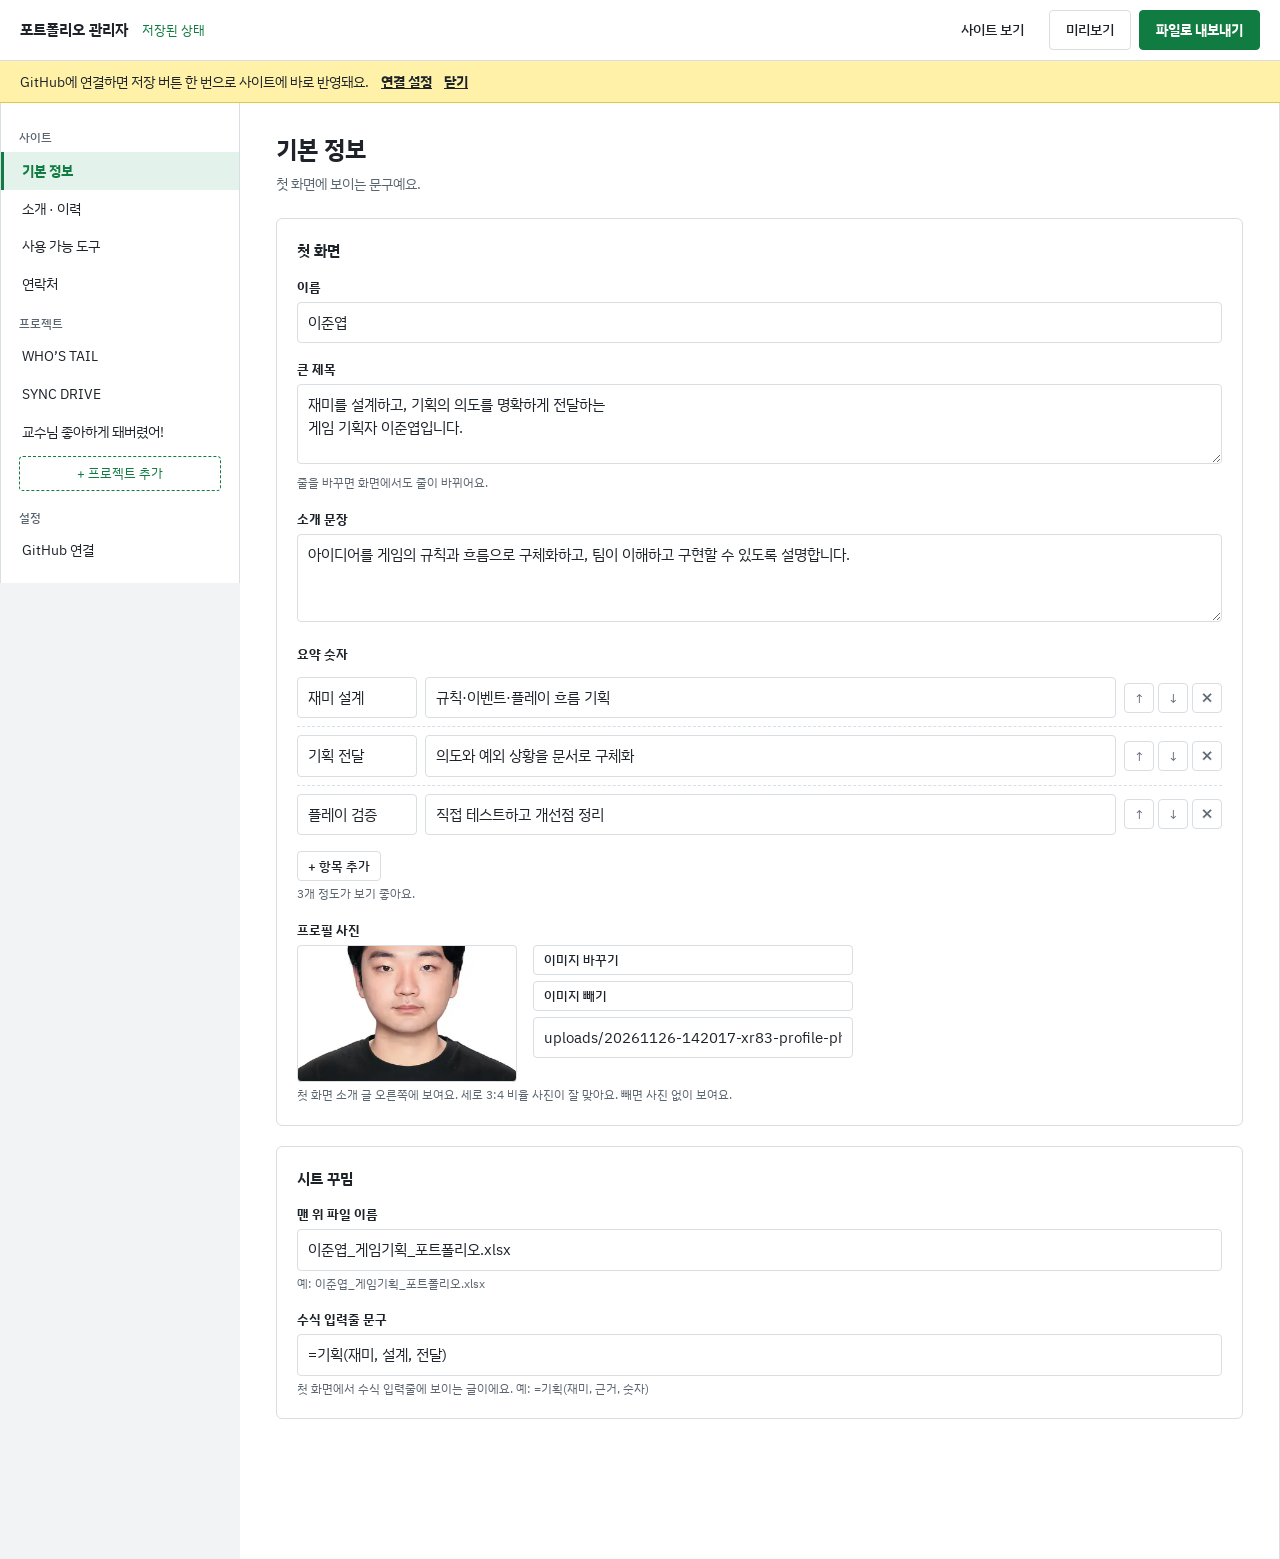
<file: admin.html>
<!DOCTYPE html>
<html lang="ko">
<head>
<meta charset="utf-8">
<meta name="viewport" content="width=device-width, initial-scale=1">
<meta name="robots" content="noindex, nofollow">
<title>관리자 · 포트폴리오</title>
<link rel="preconnect" href="https://fonts.googleapis.com">
<link rel="preconnect" href="https://fonts.gstatic.com" crossorigin>
<link href="https://fonts.googleapis.com/css2?family=IBM+Plex+Sans+KR:wght@400;500;700&display=swap" rel="stylesheet">
<link rel="stylesheet" href="assets/admin.css?v=20261126g">
</head>
<body>
<header class="topbar">
  <div class="brand"><b>포트폴리오 관리자</b><span id="status" class="status">불러오는 중…</span></div>
  <div class="actions">
    <a class="btn ghost" href="index.html" target="_blank" rel="noopener">사이트 보기</a>
    <button class="btn" id="btn-preview" type="button">미리보기</button>
    <button class="btn primary" id="btn-save" type="button">저장</button>
  </div>
</header>
<div id="banner" class="banner" hidden></div>
<div class="layout">
  <nav class="side" id="side" aria-label="편집 메뉴"></nav>
  <main class="panel" id="panel"></main>
</div>
<script src="assets/common.js?v=20261126g"></script>
<script src="assets/admin.js?v=20261126g"></script>
</body>
</html>
</file>
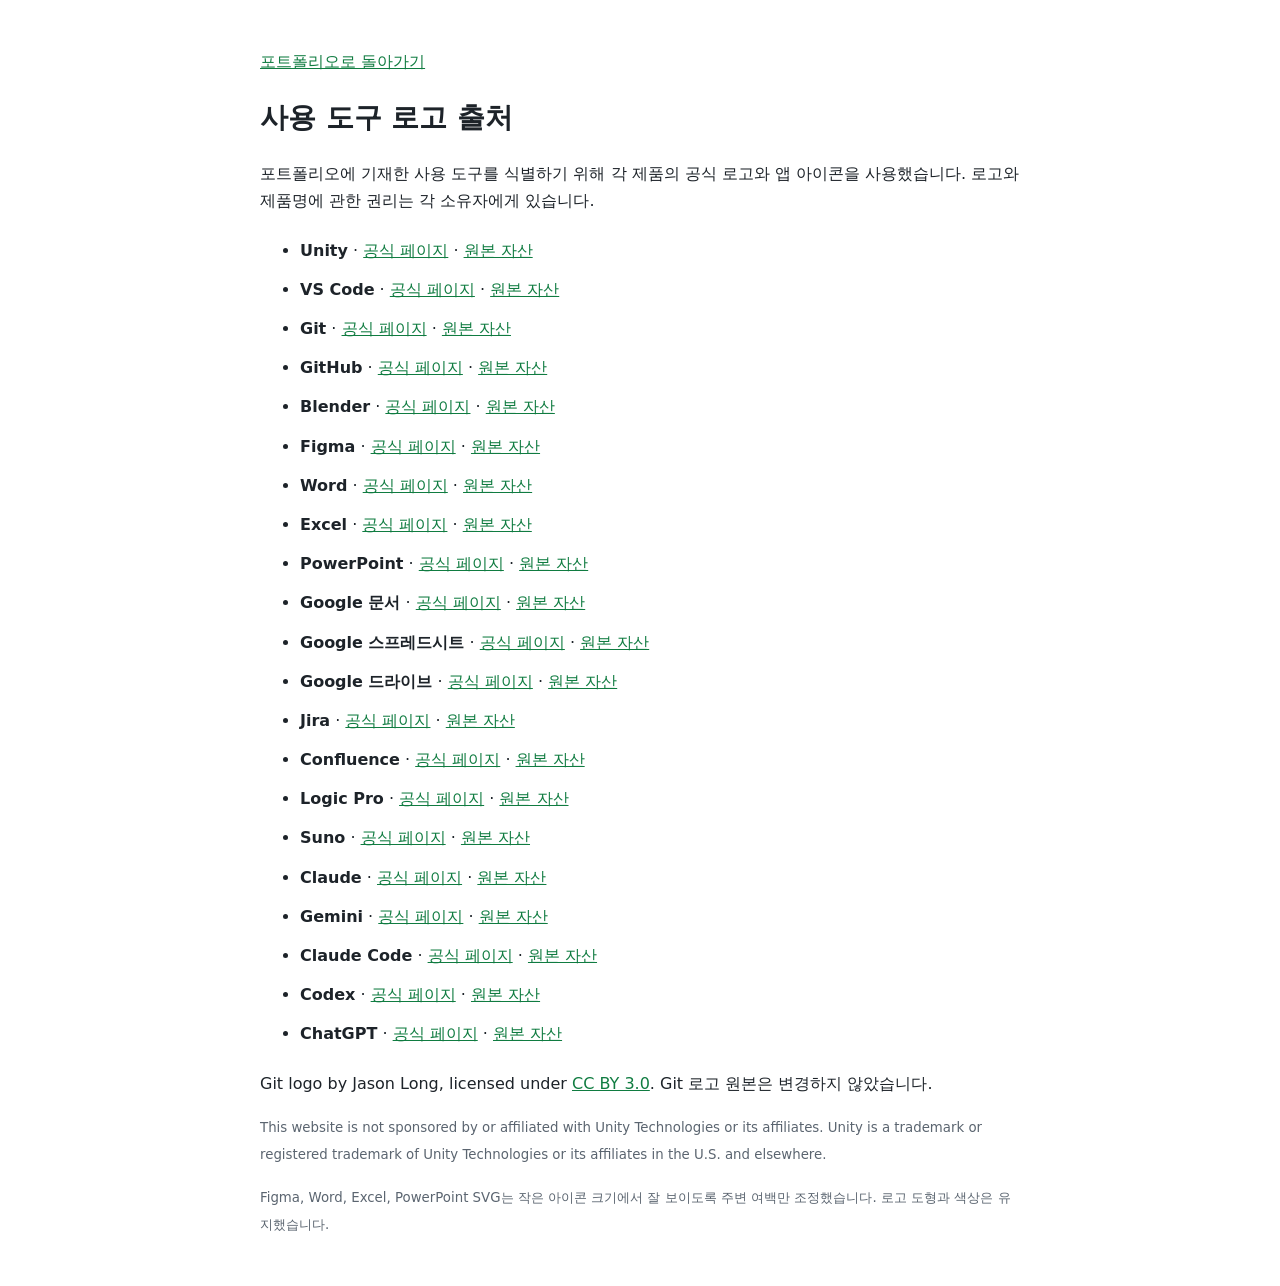
<file: assets/tool-logos/credits.html>
<!doctype html>
<html lang="ko"><head><meta charset="utf-8"><meta name="viewport" content="width=device-width,initial-scale=1"><title>사용 도구 로고 출처 · 이준엽 포트폴리오</title><style>body{max-width:760px;margin:48px auto;padding:0 24px;font-family:system-ui,sans-serif;color:#1d2329;line-height:1.7}h1{font-size:28px}a{color:#107c41}li{padding:6px 0}small{color:#5b6570}</style></head><body>
<a href="../../index.html#skills">포트폴리오로 돌아가기</a><h1>사용 도구 로고 출처</h1>
<p>포트폴리오에 기재한 사용 도구를 식별하기 위해 각 제품의 공식 로고와 앱 아이콘을 사용했습니다. 로고와 제품명에 관한 권리는 각 소유자에게 있습니다.</p>
<ul><li><strong>Unity</strong> · <a href="https://unity.com/legal/branding-trademarks">공식 페이지</a> · <a href="https://unity.com/icon.svg">원본 자산</a></li>
<li><strong>VS Code</strong> · <a href="https://code.visualstudio.com/brand">공식 페이지</a> · <a href="https://code.visualstudio.com/assets/branding/visual-studio-code-icons.zip">원본 자산</a></li>
<li><strong>Git</strong> · <a href="https://git-scm.com/community/logos">공식 페이지</a> · <a href="https://git-scm.com/images/logos/downloads/Git-Icon-1788C.svg">원본 자산</a></li>
<li><strong>GitHub</strong> · <a href="https://brand.github.com/foundations/logo">공식 페이지</a> · <a href="https://brand.github.com/GitHub_Logos.zip">원본 자산</a></li>
<li><strong>Blender</strong> · <a href="https://www.blender.org/about/logo/">공식 페이지</a> · <a href="https://raw.githubusercontent.com/blender/blender/main/release/freedesktop/icons/scalable/apps/blender.svg">원본 자산</a></li>
<li><strong>Figma</strong> · <a href="https://www.figma.com/using-the-figma-brand/">공식 페이지</a> · <a href="https://static.figma.com/uploads/4fbf4d754dbbc027ba1530205f8747cd97d532e5">원본 자산</a></li>
<li><strong>Word</strong> · <a href="https://www.microsoft.com/en-us/microsoft-365/word">공식 페이지</a> · <a href="https://cdn-dynmedia-1.microsoft.com/is/content/microsoftcorp/4597900_Word-Badge-1">원본 자산</a></li>
<li><strong>Excel</strong> · <a href="https://www.microsoft.com/en-us/microsoft-365/excel">공식 페이지</a> · <a href="https://cdn-dynmedia-1.microsoft.com/is/content/microsoftcorp/Excel%20Badge">원본 자산</a></li>
<li><strong>PowerPoint</strong> · <a href="https://www.microsoft.com/en-us/microsoft-365/powerpoint">공식 페이지</a> · <a href="https://cdn-dynmedia-1.microsoft.com/is/content/microsoftcorp/PowerPoint-Badge-2">원본 자산</a></li>
<li><strong>Google 문서</strong> · <a href="https://workspace.google.com/products/docs/">공식 페이지</a> · <a href="https://www.gstatic.com/images/branding/productlogos/docs_2026/v2/web/192px.svg">원본 자산</a></li>
<li><strong>Google 스프레드시트</strong> · <a href="https://workspace.google.com/products/sheets/">공식 페이지</a> · <a href="https://www.gstatic.com/images/branding/productlogos/sheets_2026q3/v1/web/192px.svg">원본 자산</a></li>
<li><strong>Google 드라이브</strong> · <a href="https://workspace.google.com/products/drive/">공식 페이지</a> · <a href="https://www.gstatic.com/images/branding/productlogos/drive_2026/v2/web/192px.svg">원본 자산</a></li>
<li><strong>Jira</strong> · <a href="https://www.atlassian.com/software/confluence">공식 페이지</a> · <a href="https://dam-cdn.atl.orangelogic.com/CDNLink/AT14G4B.svg">원본 자산</a></li>
<li><strong>Confluence</strong> · <a href="https://www.atlassian.com/software/confluence">공식 페이지</a> · <a href="https://dam-cdn.atl.orangelogic.com/CDNLink/AT14G8X.svg">원본 자산</a></li>
<li><strong>Logic Pro</strong> · <a href="https://www.apple.com/logic-pro/">공식 페이지</a> · <a href="https://www.apple.com/v/logic-pro/n/images/overview/welcome/icon_logic_pro__flnb9hu8o466_large_2x.png">원본 자산</a></li>
<li><strong>Suno</strong> · <a href="https://suno.com">공식 페이지</a> · <a href="https://cdn-o.suno.com/favicon-192x192.png">원본 자산</a></li>
<li><strong>Claude</strong> · <a href="https://claude.com">공식 페이지</a> · <a href="https://claude.com/icon.svg">원본 자산</a></li>
<li><strong>Gemini</strong> · <a href="https://gemini.google.com/">공식 페이지</a> · <a href="https://www.gstatic.com/lamda/images/gemini_sparkle_4g_512_lt_f94943af3be039176192d.png">원본 자산</a></li>
<li><strong>Claude Code</strong> · <a href="https://marketplace.visualstudio.com/items?itemName=anthropic.claude-code">공식 페이지</a> · <a href="https://anthropic.gallerycdn.vsassets.io/extensions/anthropic/claude-code/2.1.332/1795570450188/Microsoft.VisualStudio.Services.Icons.Default">원본 자산</a></li>
<li><strong>Codex</strong> · <a href="https://marketplace.visualstudio.com/items?itemName=openai.chatgpt">공식 페이지</a> · <a href="https://openai.gallerycdn.vsassets.io/extensions/openai/chatgpt/26.51120.50957/1795554019796/Microsoft.VisualStudio.Services.Icons.Default">원본 자산</a></li>
<li><strong>ChatGPT</strong> · <a href="https://chatgpt.com">공식 페이지</a> · <a href="https://chatgpt.com/cdn/assets/favicon-180x180.9e0103ce69.png">원본 자산</a></li></ul>
<p>Git logo by Jason Long, licensed under <a href="https://creativecommons.org/licenses/by/3.0/">CC BY 3.0</a>. Git 로고 원본은 변경하지 않았습니다.</p>
<p><small>This website is not sponsored by or affiliated with Unity Technologies or its affiliates. Unity is a trademark or registered trademark of Unity Technologies or its affiliates in the U.S. and elsewhere.</small></p>
<p><small>Figma, Word, Excel, PowerPoint SVG는 작은 아이콘 크기에서 잘 보이도록 주변 여백만 조정했습니다. 로고 도형과 색상은 유지했습니다.</small></p>
</body></html>
</file>
<file: assets/admin.css>
:root{
  --paper:#FFFFFF; --grid:#D9DEE3; --head:#F1F3F5; --ink:#1D2329; --muted:#5B6570;
  --sel:#107C41; --sel-soft:#E3F2EA; --warn:#B4231B; --warn-soft:#FBE9E7; --mark:#FFF2A8;
  --font:'IBM Plex Sans KR','Noto Sans CJK KR','Apple SD Gothic Neo',sans-serif;
}
*{box-sizing:border-box;margin:0;padding:0}
body{font-family:var(--font);color:var(--ink);background:var(--head);font-size:15px;line-height:1.55;word-break:keep-all}
:focus-visible{outline:2px solid var(--sel);outline-offset:2px}
button,input,textarea,select{font:inherit;color:inherit}
a{color:inherit}

.topbar{position:sticky;top:0;z-index:20;display:flex;justify-content:space-between;align-items:center;gap:16px;padding:10px 20px;background:var(--paper);border-bottom:1px solid var(--grid);flex-wrap:wrap}
.brand{display:flex;align-items:baseline;gap:14px;flex-wrap:wrap}
.status{font-size:13px;color:var(--muted)}
.status.dirty{color:#9A6A00}
.status.ok{color:var(--sel)}
.actions{display:flex;gap:8px;flex-wrap:wrap}
.btn{display:inline-flex;align-items:center;gap:6px;padding:8px 16px;border:1px solid var(--grid);background:var(--paper);font-weight:500;font-size:14px;cursor:pointer;text-decoration:none;border-radius:4px}
.btn:hover{border-color:var(--sel);color:var(--sel)}
.btn.primary{background:var(--sel);border-color:var(--sel);color:#fff;font-weight:700}
.btn.primary:hover{background:#0B6634;color:#fff}
.btn.ghost{border-color:transparent}
.btn.small{padding:4px 10px;font-size:13px}
.btn.danger:hover{border-color:var(--warn);color:var(--warn)}
.btn:disabled{opacity:.5;cursor:wait}

.banner{padding:10px 20px;font-size:14px;background:var(--mark);border-bottom:1px solid #E0C84A;display:flex;gap:12px;align-items:center;flex-wrap:wrap}
.banner.err{background:var(--warn-soft);border-color:#E5A39C;color:var(--warn)}
.banner.ok{background:var(--sel-soft);border-color:#A9D3BB;color:#0B5A2E}
.banner button{background:none;border:0;text-decoration:underline;cursor:pointer;font-weight:700;color:inherit}

.layout{display:grid;grid-template-columns:240px 1fr;max-width:1280px;margin:0 auto;min-height:calc(100vh - 60px)}
.side{background:var(--paper);border-right:1px solid var(--grid);border-left:1px solid var(--grid);padding:14px 0;position:sticky;top:57px;align-self:start;max-height:calc(100vh - 57px);overflow:auto}
.side h3{font-size:12px;color:var(--muted);font-weight:500;padding:12px 18px 4px}
.side button.item{display:block;width:100%;text-align:left;padding:8px 18px;border:0;background:none;cursor:pointer;font-size:14px;border-left:3px solid transparent}
.side button.item:hover{background:var(--head)}
.side button.item.on{background:var(--sel-soft);border-left-color:var(--sel);font-weight:700;color:var(--sel)}
.side button.add{margin:6px 18px;font-size:13px;color:var(--sel);background:none;border:1px dashed var(--sel);padding:6px 10px;cursor:pointer;width:calc(100% - 36px);border-radius:4px}

.panel{padding:28px 36px 120px;background:var(--paper);border-right:1px solid var(--grid)}
.panel h2{font-size:24px;margin-bottom:4px}
.panel .desc{color:var(--muted);margin-bottom:24px;font-size:14px}
.group{border:1px solid var(--grid);border-radius:6px;padding:20px;margin-bottom:20px}
.group > h4{font-size:15px;margin-bottom:14px;display:flex;justify-content:space-between;align-items:center;gap:10px}
.field{margin-bottom:16px}
.field:last-child{margin-bottom:0}
.field > label,.field > .label{display:block;font-size:13px;font-weight:700;margin-bottom:5px}
.field .hint{font-size:12px;color:var(--muted);margin-top:4px}
input[type=text],input[type=number],input[type=email],input[type=url],input[type=password],textarea{width:100%;border:1px solid var(--grid);border-radius:4px;padding:8px 10px;background:#fff}
input:focus,textarea:focus{border-color:var(--sel);outline:none;box-shadow:0 0 0 3px var(--sel-soft)}
textarea{min-height:80px;resize:vertical}
.row{display:grid;gap:10px;align-items:start}
.list .item-row{display:grid;gap:8px;align-items:center;padding:8px 0;border-top:1px dashed var(--grid)}
.list .item-row:first-child{border-top:0}
.icon-cell{position:relative;width:44px;height:44px}
.icon-pick{width:44px;height:44px;border:1px dashed var(--grid);border-radius:8px;background:var(--head) center/contain no-repeat;color:var(--muted);font-size:20px;cursor:pointer}
.icon-x{position:absolute;top:-6px;right:-6px;width:18px;height:18px;border-radius:50%;border:1px solid var(--grid);background:#fff;font-size:12px;line-height:1;cursor:pointer;padding:0}
.ctrl{display:flex;gap:4px}
.ctrl button{width:30px;height:30px;border:1px solid var(--grid);background:#fff;border-radius:4px;cursor:pointer;font-size:13px;color:var(--muted)}
.ctrl button:hover{border-color:var(--sel);color:var(--sel)}
.ctrl button.del:hover{border-color:var(--warn);color:var(--warn)}
.list .add-row{margin-top:8px}

/* 이미지 */
.img-field{display:flex;gap:16px;align-items:flex-start;flex-wrap:wrap}
.thumb{width:220px;aspect-ratio:16/10;border:1px solid var(--grid);background:var(--head) center/cover no-repeat;border-radius:4px;display:grid;place-items:center;color:var(--muted);font-size:12px}
.img-field .btns{display:flex;flex-direction:column;gap:6px}
.gallery{display:flex;flex-wrap:wrap;gap:12px}
.gallery .g{position:relative}
.gallery .g .thumb{width:160px}
.gallery .g .ctrl{position:absolute;top:6px;right:6px}
.drop{white-space:pre-line;border:1px dashed var(--grid);border-radius:4px;padding:14px;text-align:center;color:var(--muted);font-size:13px;cursor:pointer;width:160px;aspect-ratio:16/10;display:grid;place-items:center;background:#fff}
.drop:hover,.drop.over{border-color:var(--sel);color:var(--sel);background:var(--sel-soft)}

/* 리치 에디터 */
.rte-wrap{border:1px solid var(--grid);border-radius:4px;background:#fff}
.rte-wrap:focus-within{border-color:var(--sel);box-shadow:0 0 0 3px var(--sel-soft)}
.rte-bar{display:flex;flex-wrap:wrap;gap:2px;padding:6px;border-bottom:1px solid var(--grid);background:var(--head);border-radius:4px 4px 0 0;position:sticky;top:57px;z-index:2}
.rte-bar button{min-width:32px;height:30px;padding:0 8px;border:1px solid transparent;background:none;border-radius:4px;cursor:pointer;font-size:13px}
.rte-bar button:hover{background:#fff;border-color:var(--grid)}
.rte-bar .sep{width:1px;background:var(--grid);margin:4px 4px}
.rte{min-height:140px;padding:14px 16px;outline:none;line-height:1.7}
.rte:empty::before{content:attr(data-placeholder);color:#9AA3AC}
.rte p{margin:0 0 10px}
.rte h3{font-size:19px;margin:14px 0 6px}
.rte h4{font-size:16px;margin:12px 0 4px}
.rte ul,.rte ol{padding-left:22px;margin:0 0 10px}
.rte blockquote{border-left:3px solid var(--sel);padding-left:12px;color:var(--muted);margin:8px 0}
.rte img{max-width:100%;max-height:360px;width:auto;display:block;margin:10px 0;border:1px solid var(--grid)}
.rte img.picked{outline:3px solid var(--sel)}
.rte a{color:var(--sel)}

.file-row{grid-template-columns:1.4fr .8fr 1.6fr auto auto}
.settings dl{display:grid;grid-template-columns:120px 1fr;gap:6px 12px;font-size:14px}
.steps{padding-left:20px;font-size:14px}
.steps li{margin:4px 0}
.check{display:flex;gap:8px;align-items:center;font-size:14px}
code{background:var(--head);padding:1px 6px;border-radius:3px;font-size:13px}

@media (max-width:860px){
  .layout{grid-template-columns:1fr}
  .side{position:static;max-height:none;display:flex;flex-wrap:wrap;gap:4px;padding:10px;border-bottom:1px solid var(--grid)}
  .side h3{display:none}
  .side button.item{width:auto;border-left:0;border-radius:4px;padding:6px 10px}
  .side button.add{width:auto;margin:0}
  .panel{padding:20px 16px 100px}
  .file-row{grid-template-columns:1fr 1fr}
  .row{grid-template-columns:1fr!important}
  .rte-bar{top:0}
}
</file>
